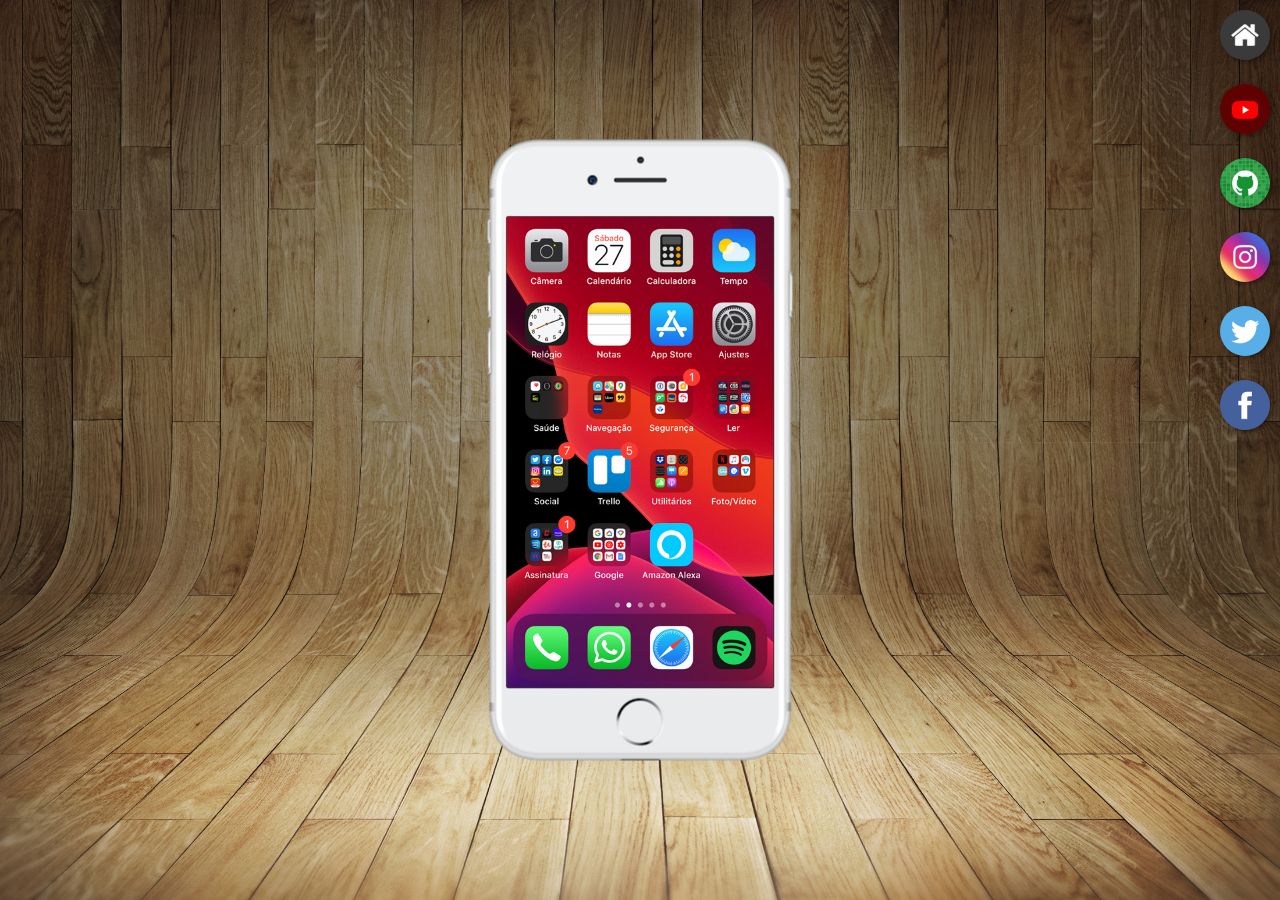
<file: index.html>
<!DOCTYPE html>
<html lang="pt-br">
<head>
    <meta charset="UTF-8">
    <meta http-equiv="X-UA-Compatible" content="IE=edge">
    <meta name="viewport" content="width=device-width, initial-scale=1.0">
    <title>Projeto Redes Sociais</title>
    <link rel="shortcut icon" href="favicon.ico" type="image/x-icon">
    <link rel="stylesheet" href="estilos/style.css">
</head>
<body>
    <main>
        <section id="telefone">
            <iframe src="home.html" name="tela" id="tela" frameborder="0">
                Seu navegador não é compatível com isso.
            </iframe>
        </section>
        <section id="redes-sociais">
            <a href="home.html" target="tela"><img src="imagens/logo-home.jpg" alt="Home"></a><br>                                     
            <a href="youtube.html" target="tela"><img src="imagens/logo-youtube.jpg" alt="youtube"></a><br>
            <a href="github.html" target="tela"><img src="imagens/logo-github.jpg" alt="GitHub"></a><br>
            <a href="#" target="tela"><img src="imagens/logo-instagram.jpg" alt="instagram"></a><br>
            <a href="#" target="tela"><img src="imagens/logo-twitter.jpg" alt="Twitter"></a><br>
            <a href="#" target="tela"><img src="imagens/logo-facebook.jpg" alt="Facebook"></a>
        </section>
    </main>
</body>
</html>
</file>
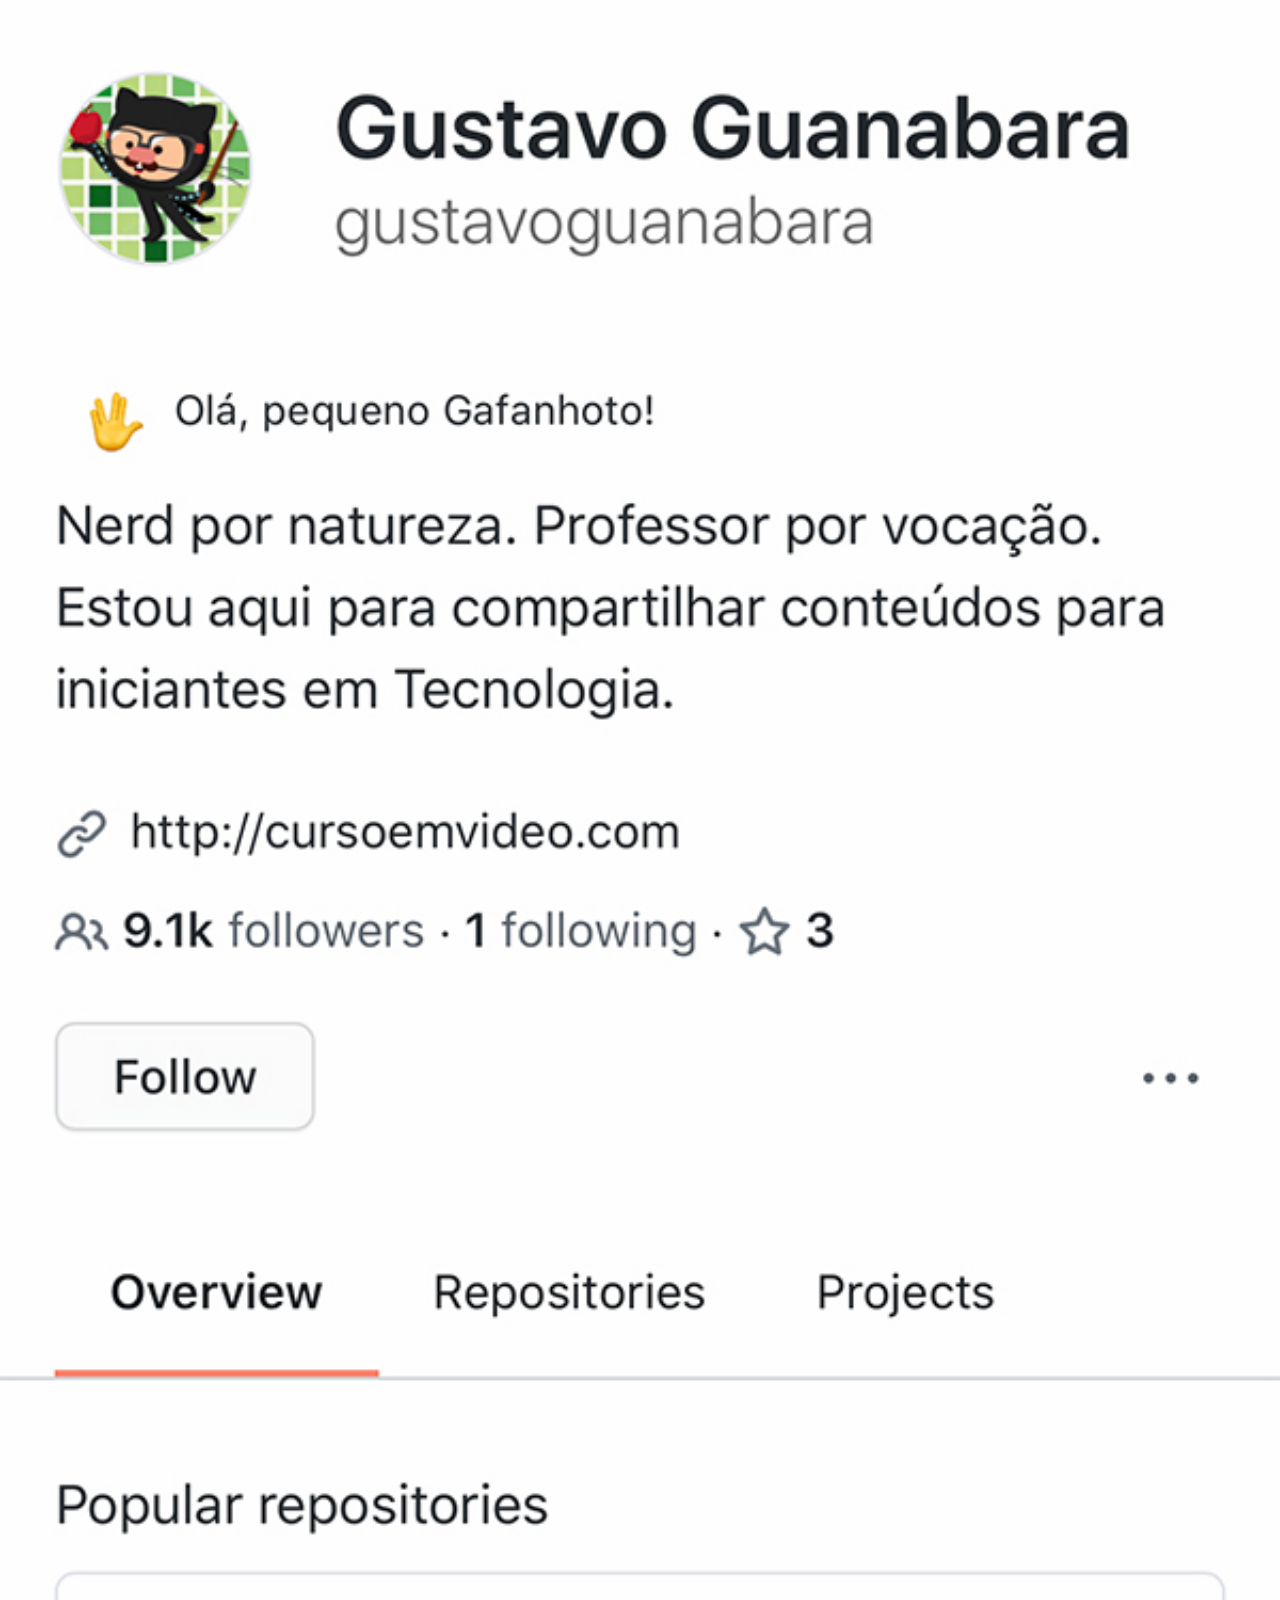
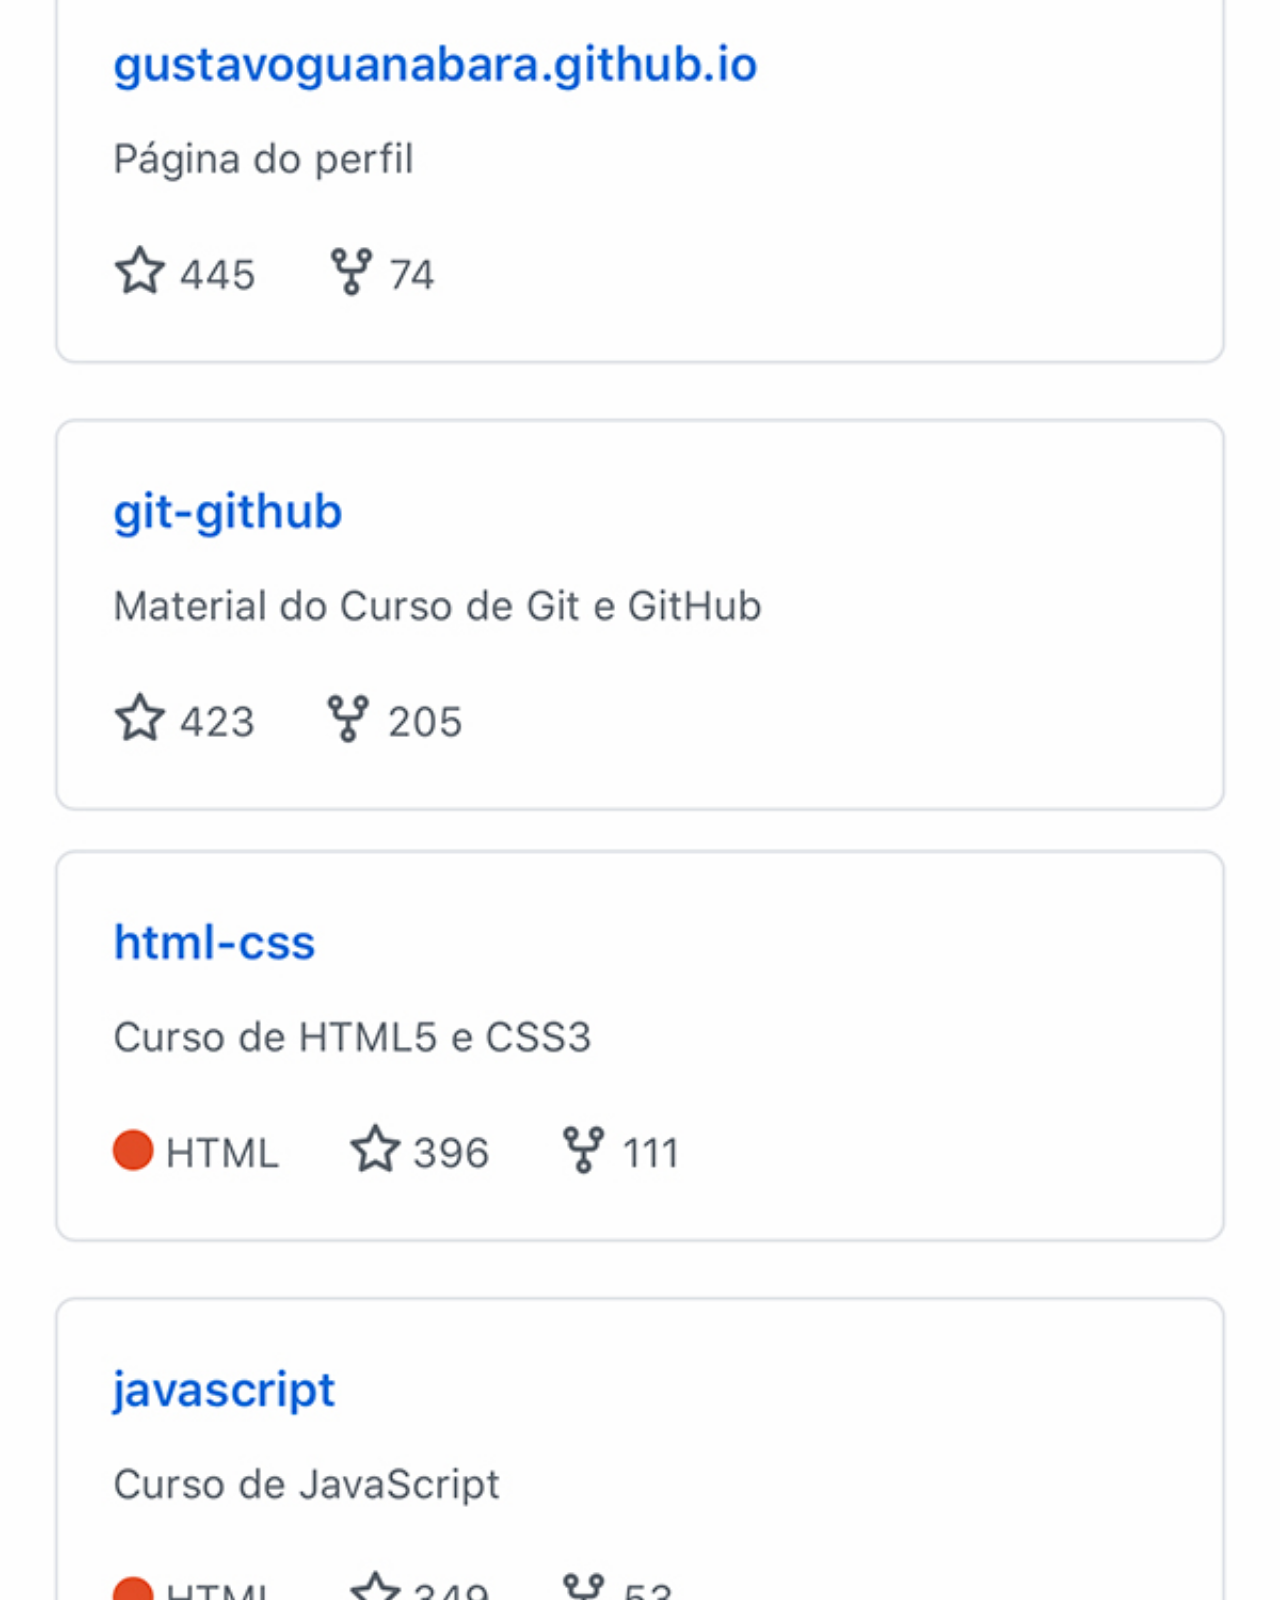
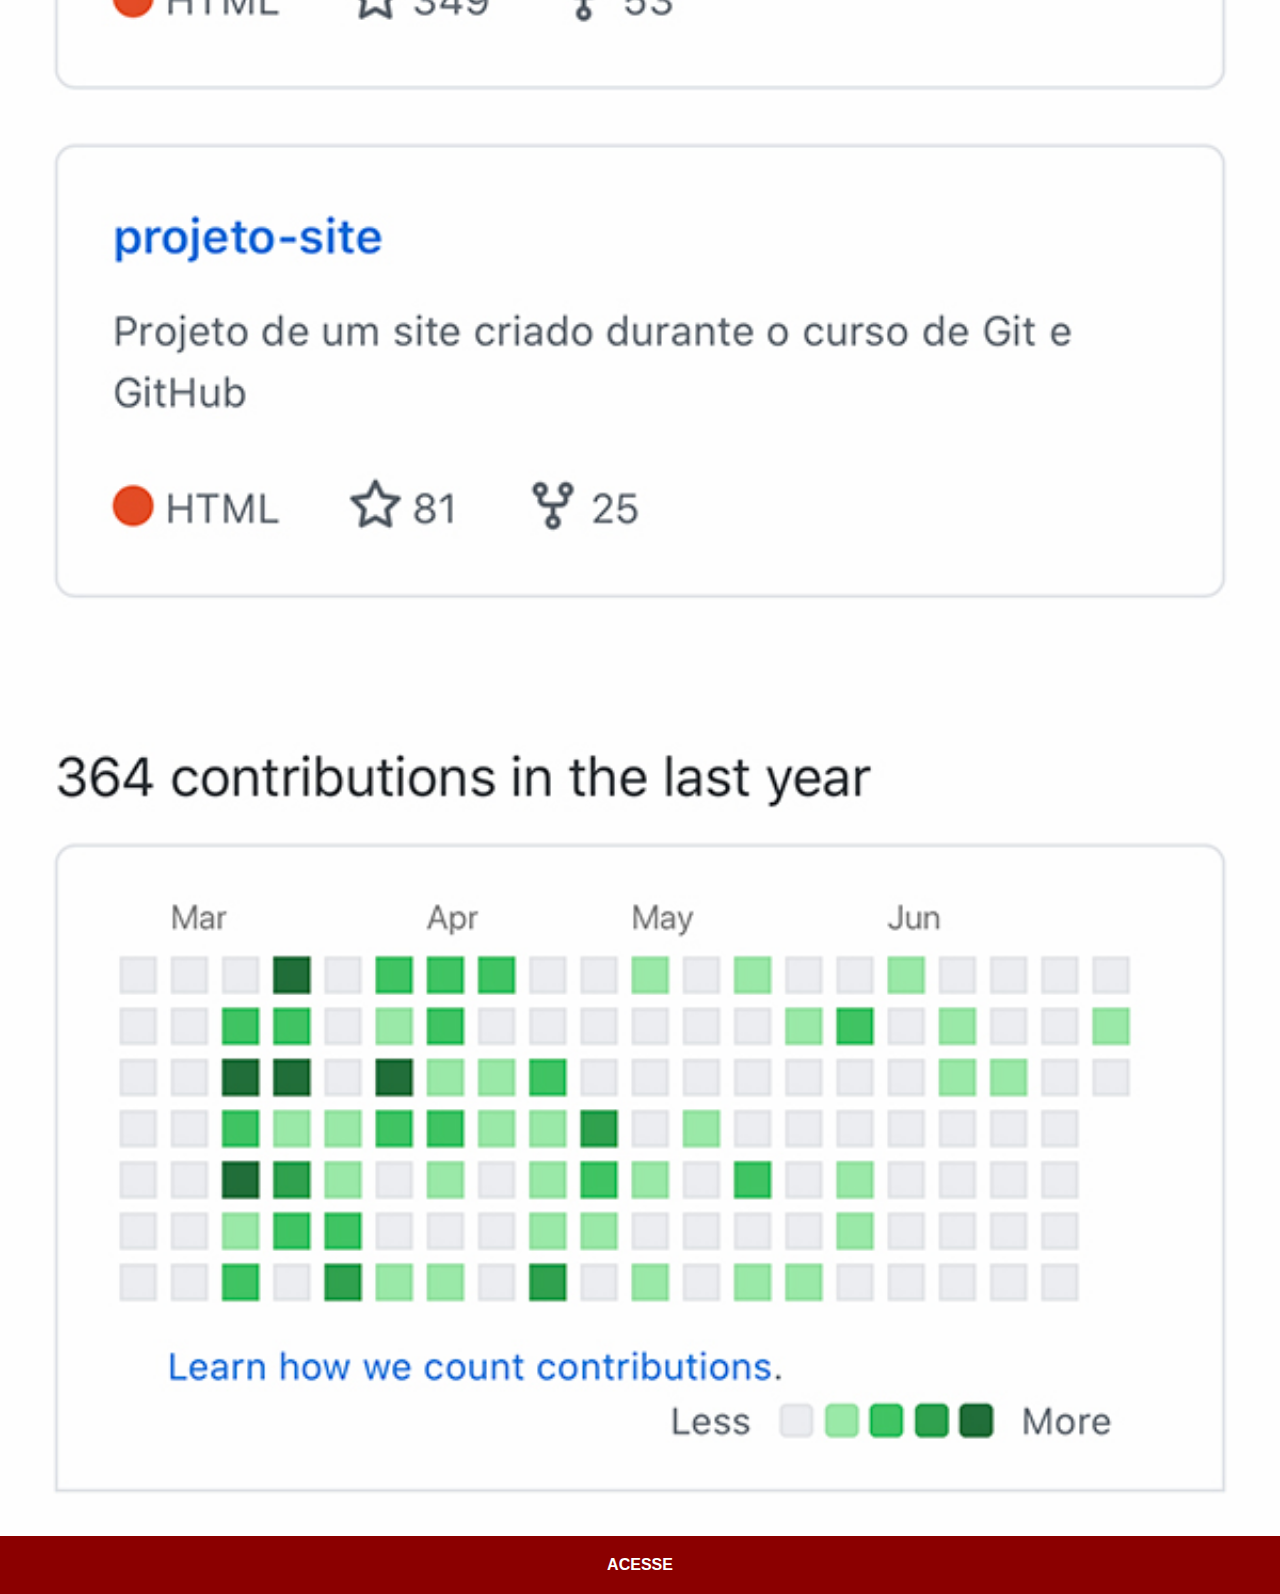
<file: github.html>
<!DOCTYPE html>
<html lang="pt-br">
<head>
    <meta charset="UTF-8">
    <meta http-equiv="X-UA-Compatible" content="IE=edge">
    <meta name="viewport" content="width=device-width, initial-scale=1.0">
    <title>GitHub</title>
    <link rel="stylesheet" href="estilos/social.css">
</head>
<body>
    <img src="imagens/tela-github.jpg" alt="GitHub">
    <a href="https://www.rui576-r.github.io" target="_blank">ACESSE</a>
</body>
</html>
</file>
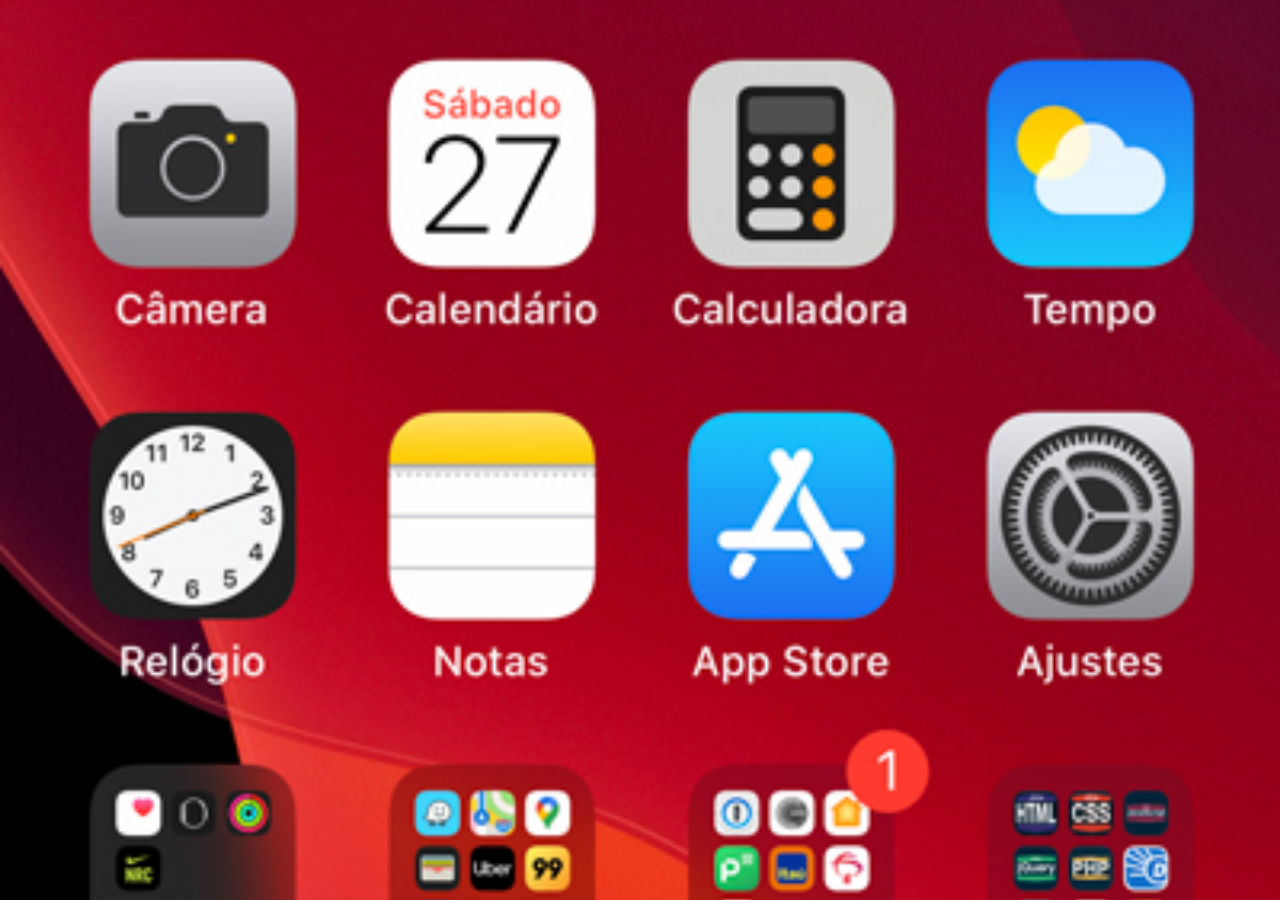
<file: home.html>
<!DOCTYPE html>
<html lang="pt-br">
<head>
    <meta charset="UTF-8">
    <meta http-equiv="X-UA-Compatible" content="IE=edge">
    <meta name="viewport" content="width=device-width, initial-scale=1.0">
    <title>Home</title>
</head>
<style>
    * {
        margin: 0px;
        padding: 0px;
    }

    body {
        width: 100vw;
        height: 100vh;
        background: black url('imagens/tela-home.jpg') no-repeat top center;
        background-size: cover;
    }
</style>
<body>
    
</body>
</html>
</file>
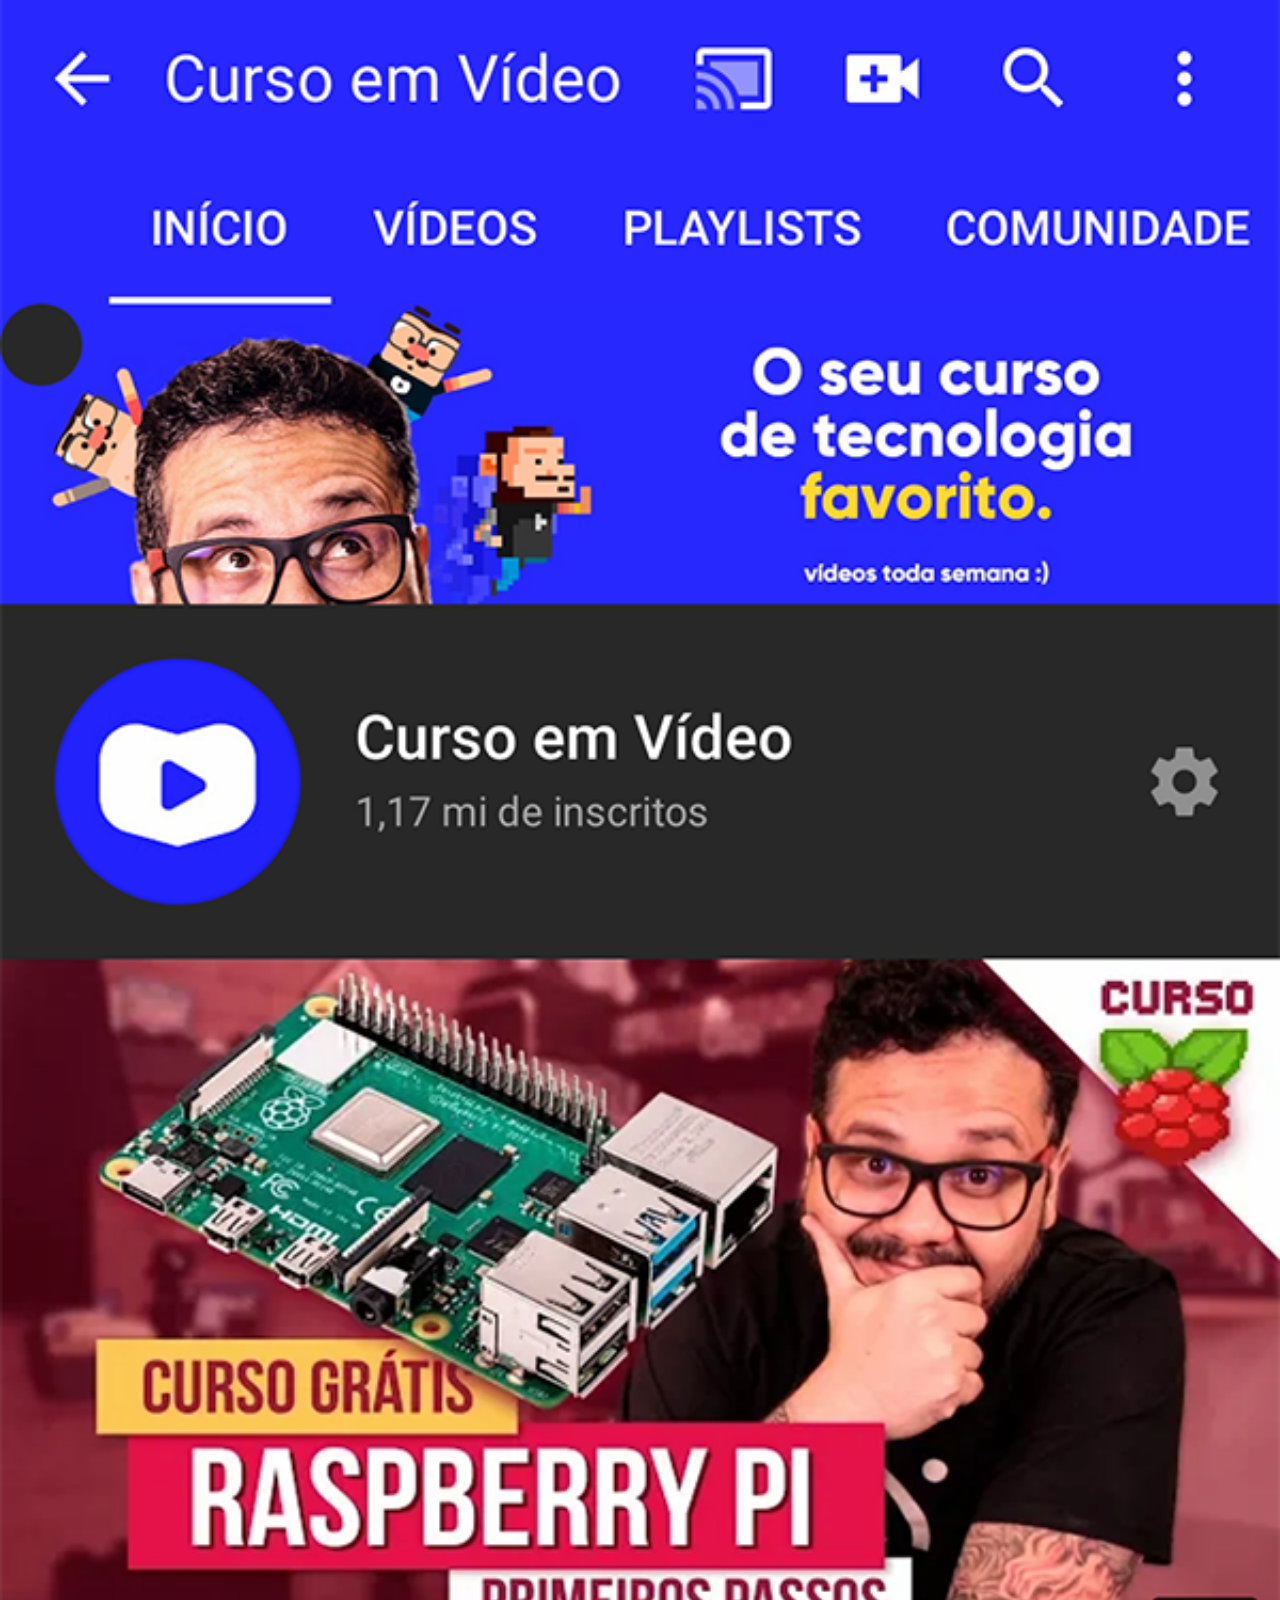
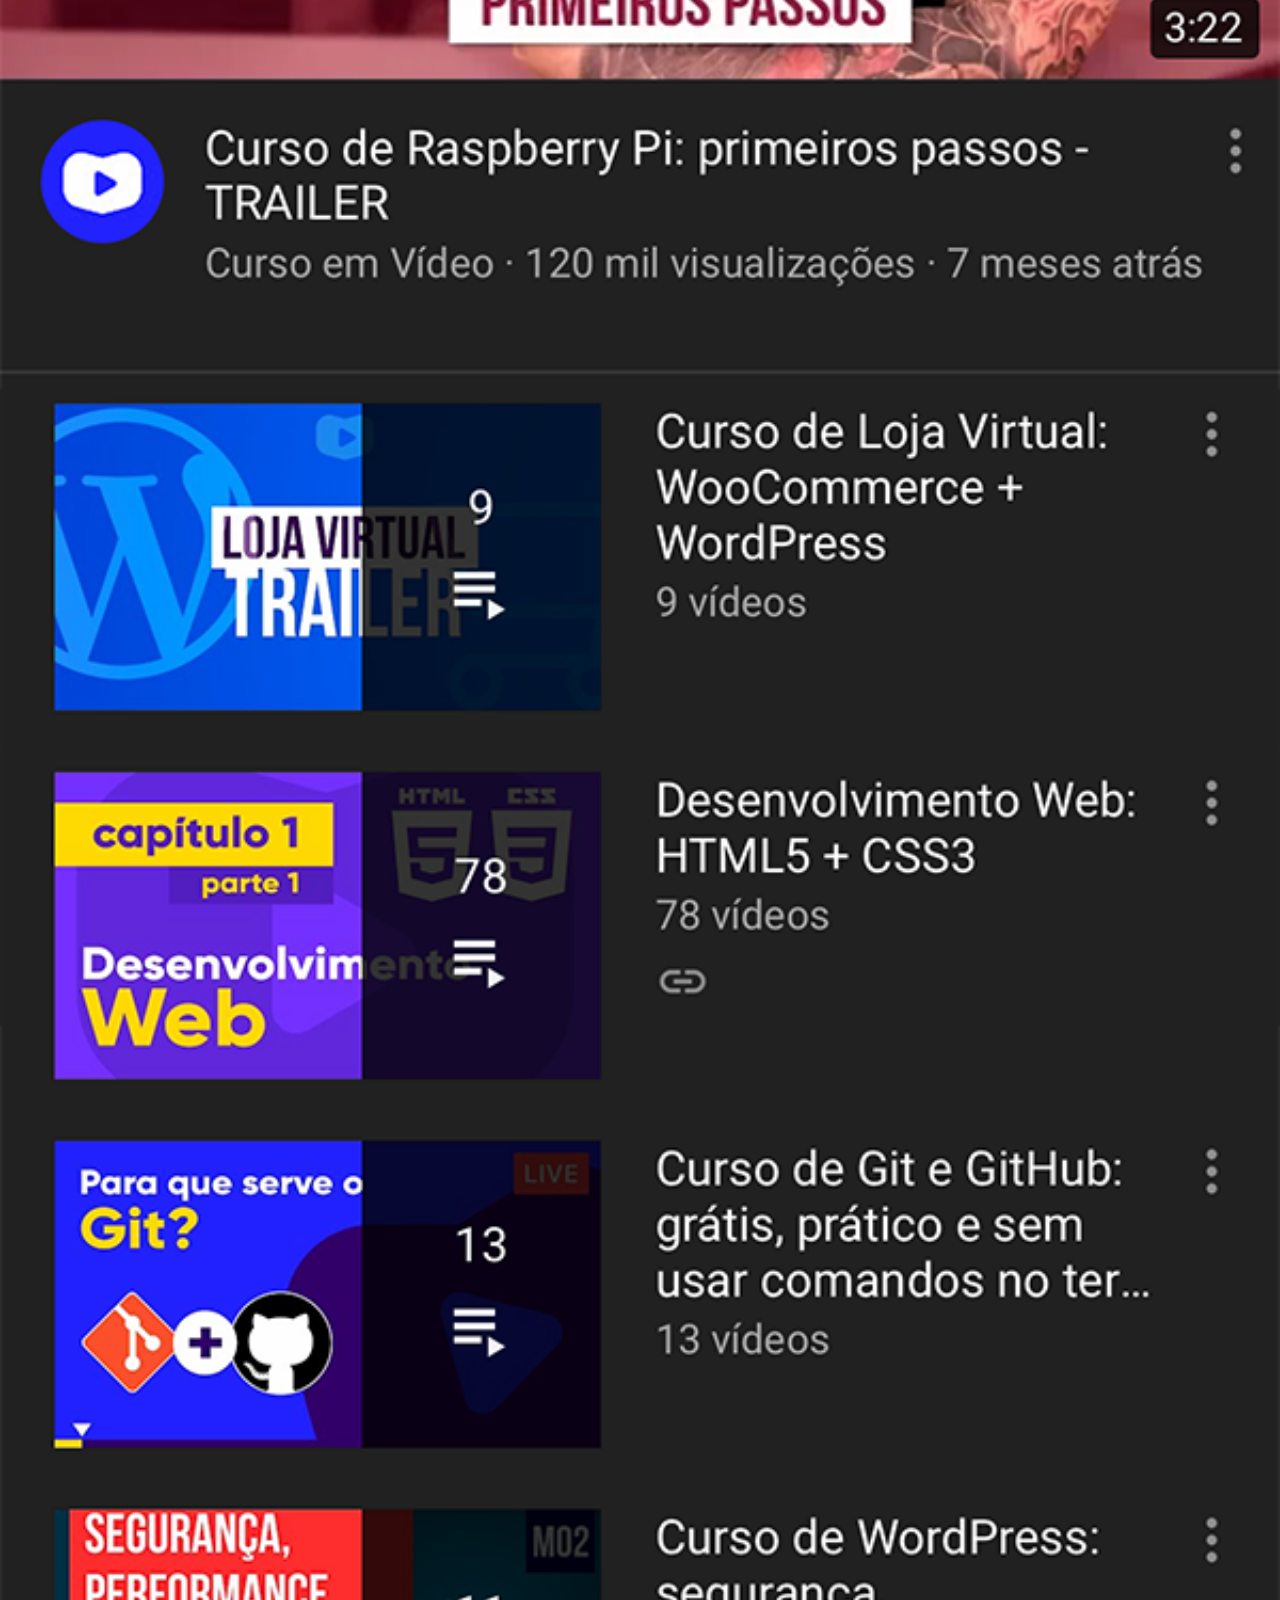
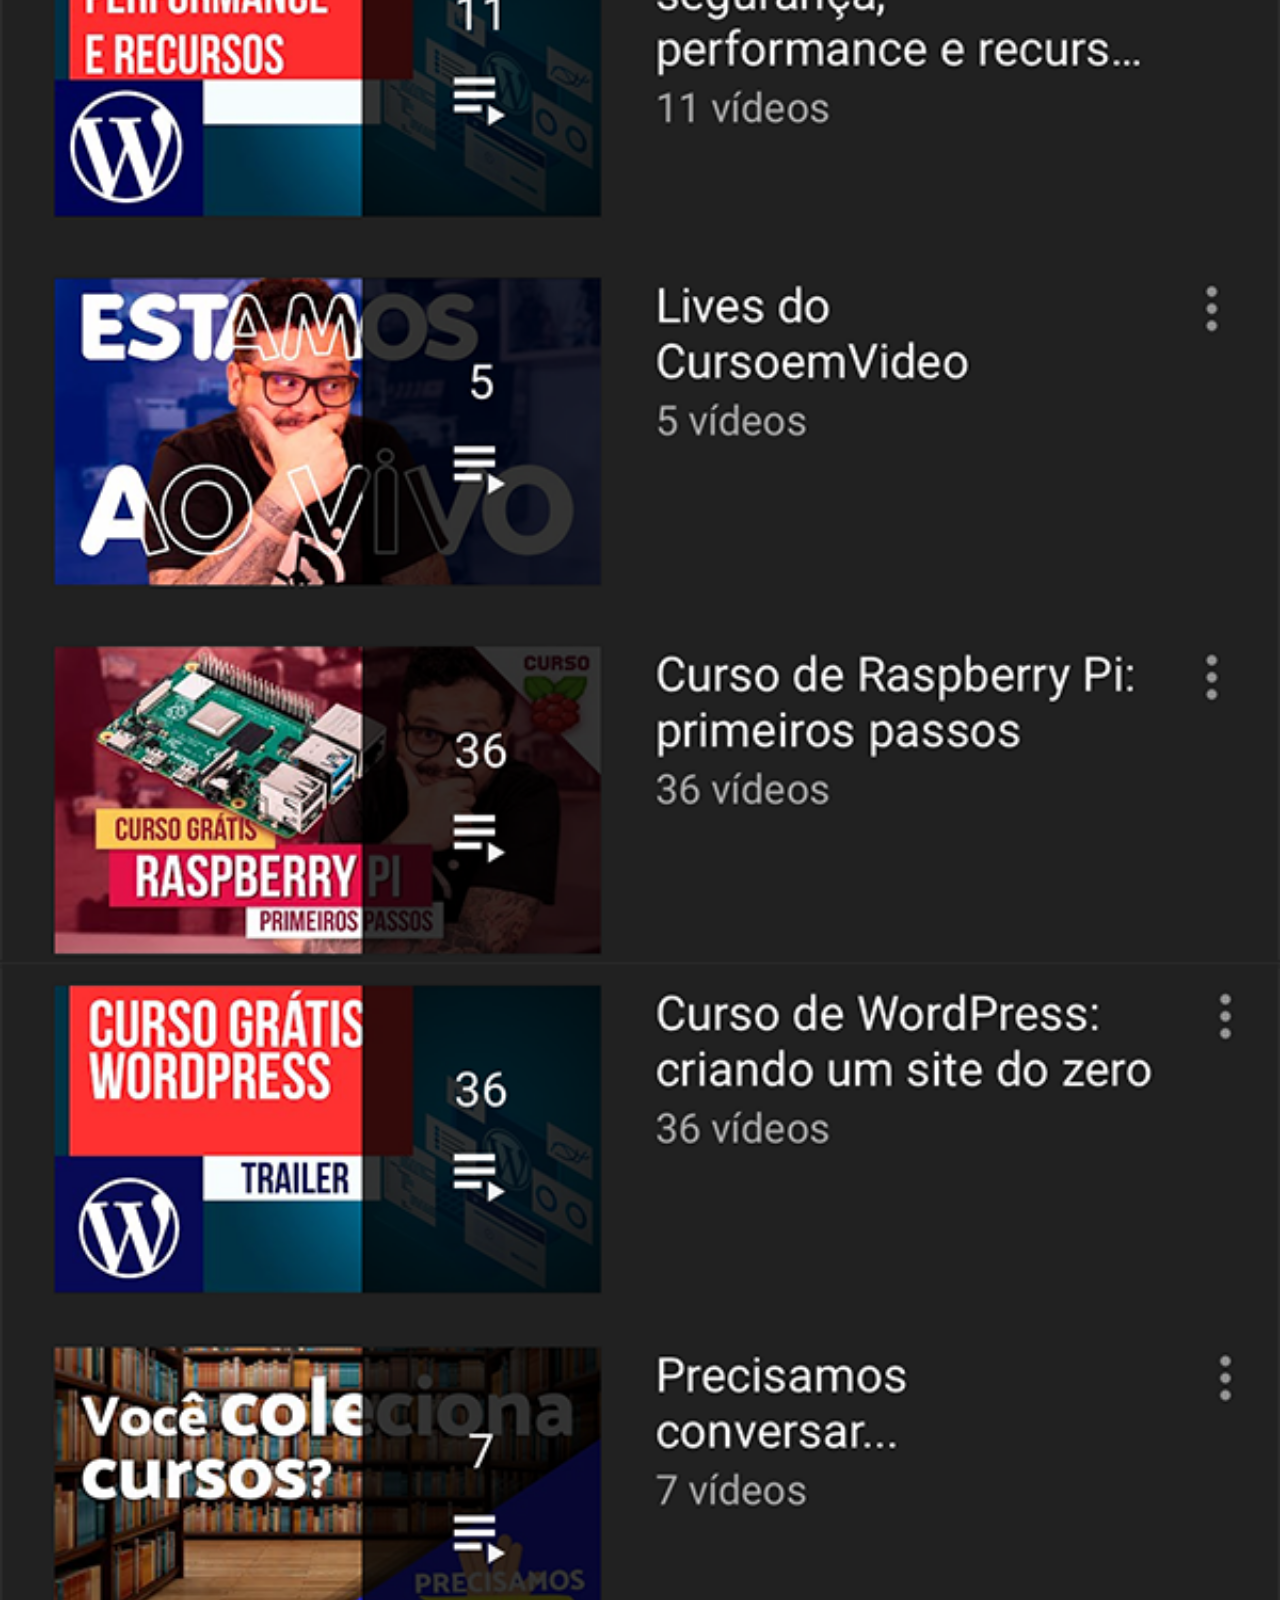
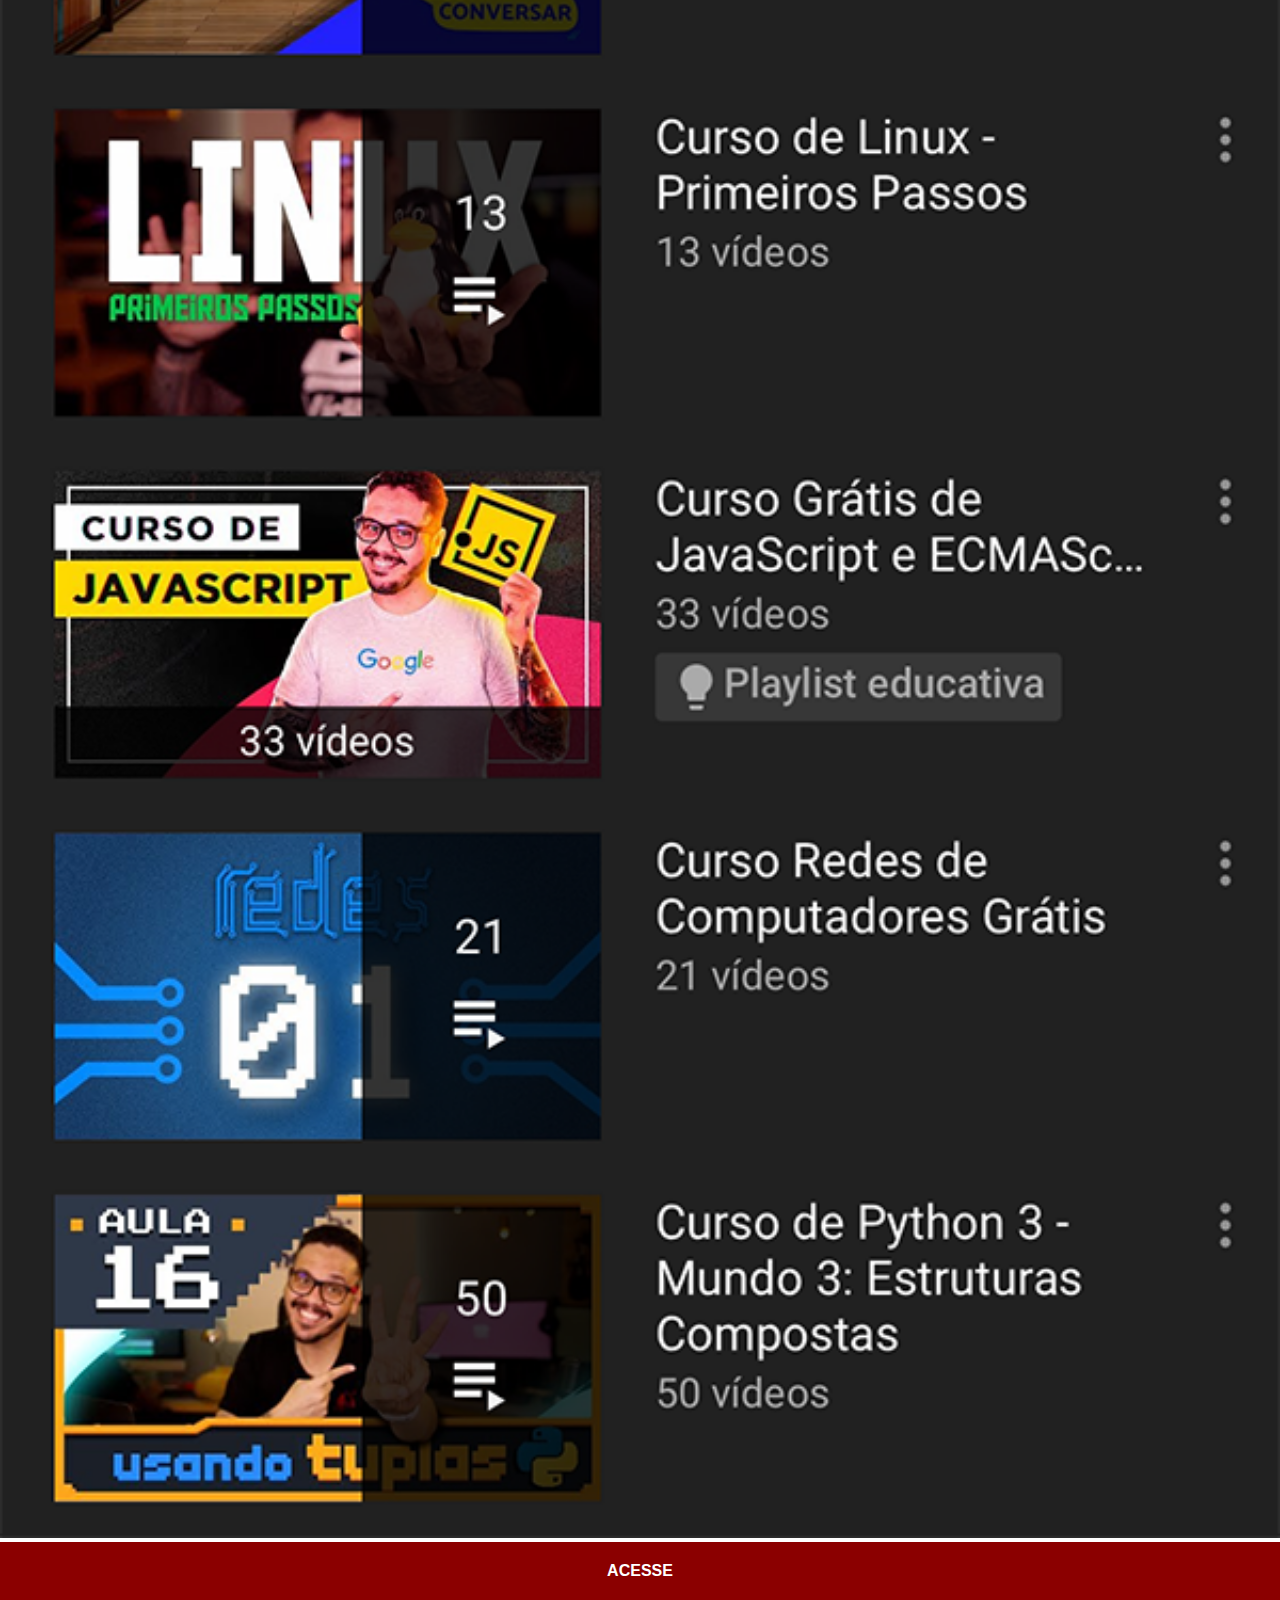
<file: youtube.html>
<!DOCTYPE html>
<html lang="pt-br">
<head>
    <meta charset="UTF-8">
    <meta http-equiv="X-UA-Compatible" content="IE=edge">
    <meta name="viewport" content="width=device-width, initial-scale=1.0">
    <title>YouTube</title>
    <link rel="stylesheet" href="estilos/social.css">
</head>
<body>
    <img src="imagens/tela-youtube.png" alt="YouTube">
    <a href="https://www.youtube.com/c/CursoemV%C3%ADdeo/playlists" target="_blank">ACESSE</a>
</body>
</html>
</file>
<file: estilos/style.css>
* {
    margin: 0px;
    padding: 0px;
    font-family: Arial, Helvetica, sans-serif;
}

html, body {
    height: 100vh;
    width: 100vw;
    background-color: black;
}

body {
    background: url(../imagens/fundo-madeira.jpg) no-repeat top center;
    background-size: cover;
    background-attachment: fixed
}

main {
    position: relative;
    height: 100vh;
}

section#telefone {
    position: absolute;
    top: 50%;
    left: 50%;
    transform: translate(-50%, -50%);

    height: 627px;
    width: 311px;
    background: url(../imagens/frame-iphone.png) no-repeat;
}

iframe#tela {
    position: relative;
    top: 80px;
    left: 22px;
    width: 267px;
    height: 471px;
}

section#redes-sociais {
    text-align: right;
}

section#redes-sociais img {
    width: 50px;
    margin: 10px;
    border-radius: 50%;
    box-shadow: 2px 2px 5px rgb(0, 0, 0, 0.400);
    box-sizing: border-box;
}

section#redes-sociais img:hover {
    border: 2px solid rgba(255, 255, 255, 0.616);
    transform: translate(-4px, -4px);
    box-shadow: 5px 5px 10px rgb(0, 0, 0, 0.623);
    transition: transform .3s, border 1s;
}
</file>
<file: estilos/social.css>
@charset "UTF-8";

* {
    margin: 0px;
    padding: 0px;
    font-family: Arial, Helvetica, sans-serif;
}

::-webkit-scrollbar {
    width: 0px;
    height: 0px;
}

img {
    width: 100vw;
}

a {
    display: block;
    background-color: darkred;
    color: white;
    padding: 20px;
    text-align: center;
    font-weight: bolder;
    text-decoration: none;
}

a:hover {
    background-color: red;
}
</file>
